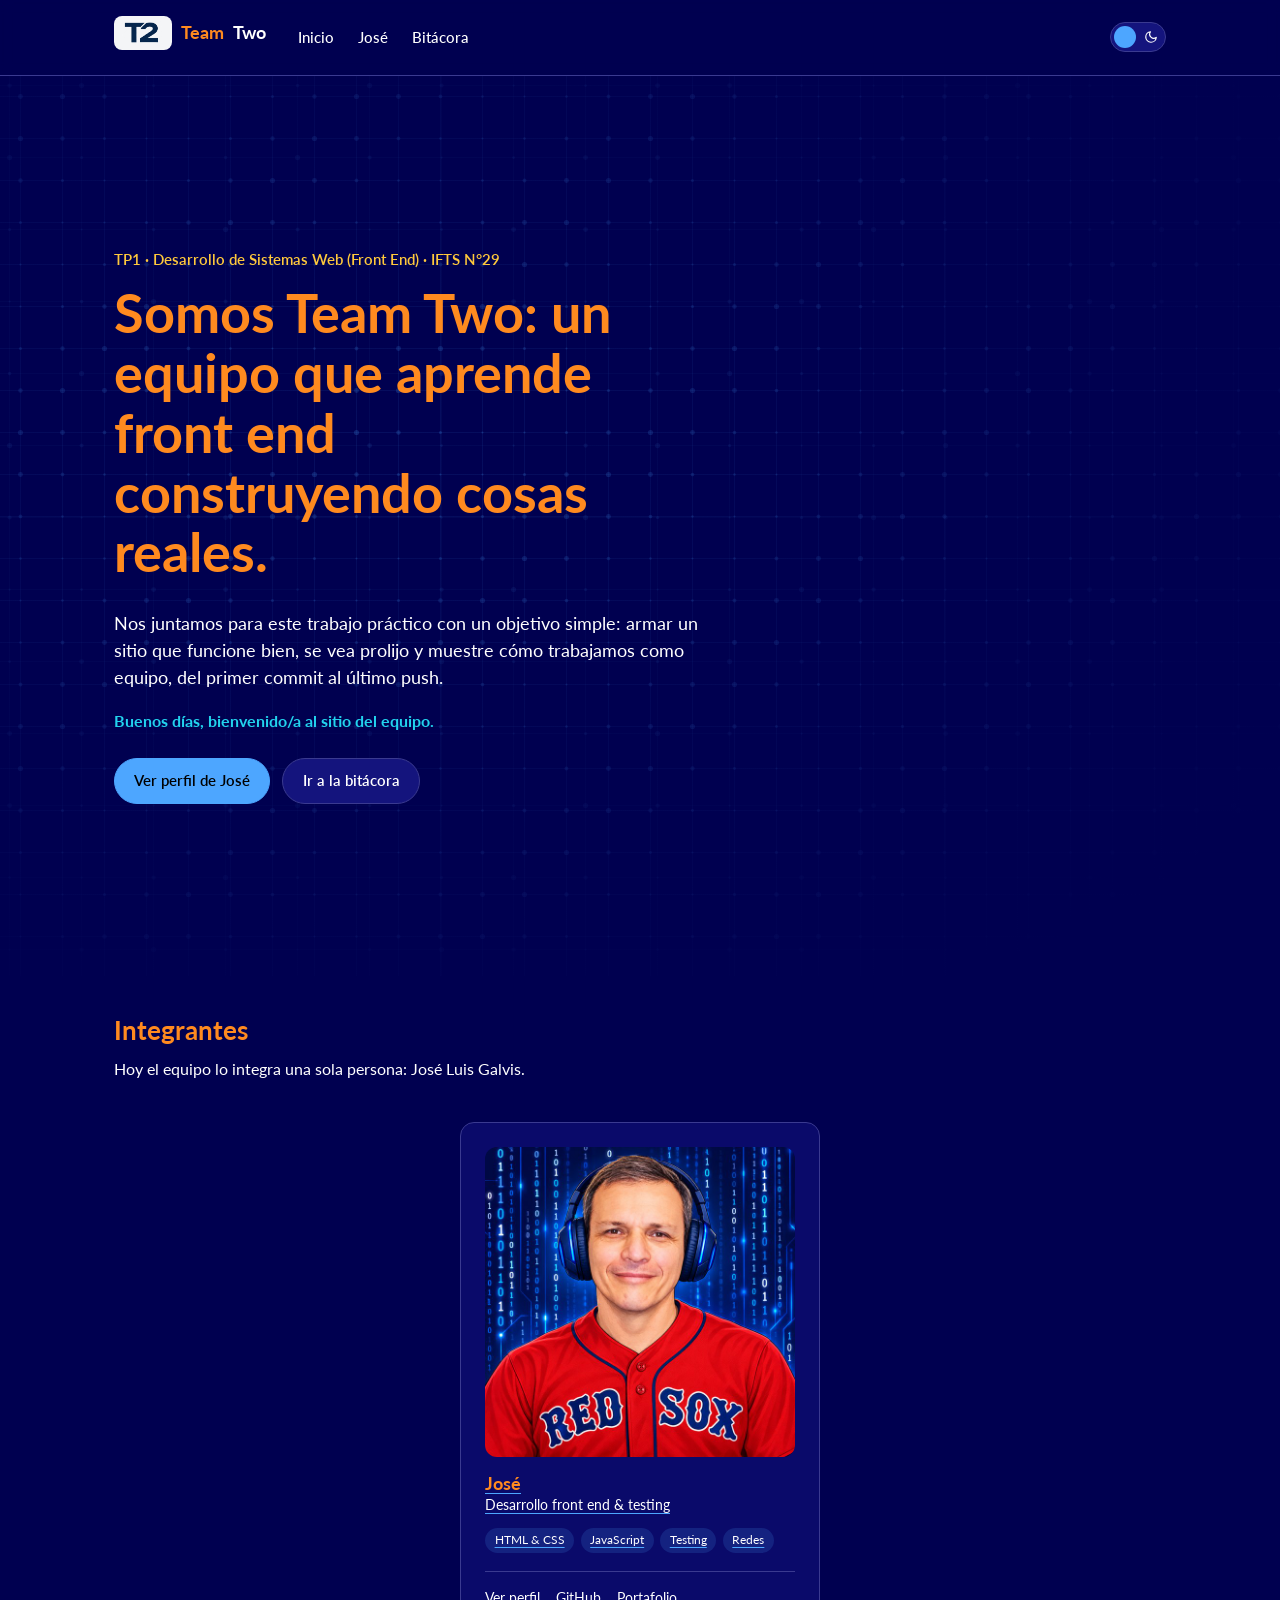
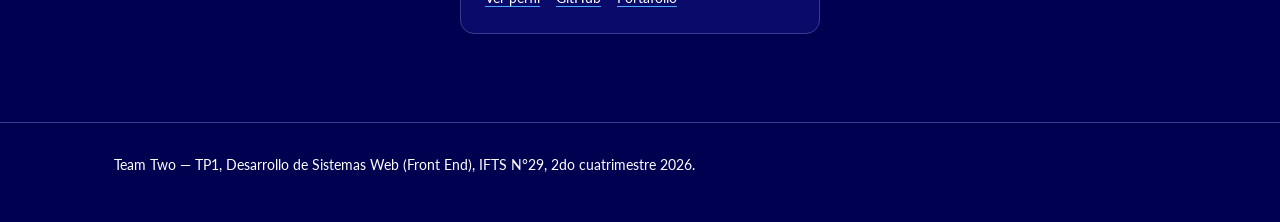
<file: index.html>
<!DOCTYPE html>
<html lang="es">
<head>
  <script>
    (function () {
      var temaGuardado = localStorage.getItem('team-two-theme');
      var tema = (temaGuardado === 'dark') ? 'dark' : 'light';
      document.documentElement.setAttribute('data-theme', tema);
    })();
  </script>
  <meta charset="UTF-8" />
  <meta name="viewport" content="width=device-width, initial-scale=1.0" />
  <title>Team Two — TP1 Desarrollo de Sistemas Web</title>
  <meta name="description" content="Sitio grupal del TP1 de Desarrollo de Sistemas Web (Front End), IFTS N°29." />
  <link rel="stylesheet" href="css/style.css" />
</head>
<body>

  <header class="site-header">
    <nav class="nav">
      <div class="nav-left">
        <a href="index.html" class="brand"><img class="brand-logo" src="img/logo-t2.png" alt="Logo Team Two" />Team <span>Two</span></a>
      <ul class="nav-links" id="nav-links">
        <li><a href="index.html" class="active">Inicio</a></li>
        <li><a href="jose.html">José</a></li>
        <li><a href="bitacora.html">Bitácora</a></li>
      </ul>
      </div>
      <div class="nav-controls">
        <button id="theme-toggle" class="theme-switch" type="button" role="switch" aria-checked="false" aria-label="Cambiar entre modo claro y oscuro">
          <svg class="track-icon icon-sun-track" viewBox="0 0 24 24" fill="none" stroke="currentColor" stroke-width="2" stroke-linecap="round" stroke-linejoin="round" aria-hidden="true">
            <circle cx="12" cy="12" r="4"></circle>
            <path d="M12 2v2M12 20v2M4.93 4.93l1.41 1.41M17.66 17.66l1.41 1.41M2 12h2M20 12h2M6.34 17.66l-1.41 1.41M19.07 4.93l-1.41 1.41"></path>
          </svg>
          <svg class="track-icon icon-moon-track" viewBox="0 0 24 24" fill="none" stroke="currentColor" stroke-width="2" stroke-linecap="round" stroke-linejoin="round" aria-hidden="true">
            <path d="M21 12.79A9 9 0 1 1 11.21 3 7 7 0 0 0 21 12.79z"></path>
          </svg>
          <span class="switch-knob" aria-hidden="true"></span>
        </button>
        <button id="nav-toggle" class="hamburger" type="button" aria-label="Abrir menú" aria-expanded="false" aria-controls="nav-links">
          <span></span><span></span><span></span>
        </button>
      </div>
    </nav>
  </header>

  <main>

    <section class="hero">
      <canvas id="hero-canvas" class="hero-canvas" aria-hidden="true"></canvas>
      <div class="container">
        <p class="hero-eyebrow reveal">TP1 · Desarrollo de Sistemas Web (Front End) · IFTS N°29</p>
        <h1 class="reveal">Somos Team Two: un equipo que aprende front end construyendo cosas reales.</h1>
        <p class="lead reveal">
          Nos juntamos para este trabajo práctico con un objetivo simple: armar un
          sitio que funcione bien, se vea prolijo y muestre cómo trabajamos como
          equipo, del primer commit al último push.
        </p>
        <p class="saludo reveal" id="saludo"></p>
        <div class="hero-actions">
          <a class="btn btn-primary" href="jose.html">Ver perfil de José</a>
          <a class="btn" href="bitacora.html">Ir a la bitácora</a>
        </div>
      </div>
    </section>

    <section class="roster-section" aria-labelledby="roster-title">
      <div class="container">
        <h2 id="roster-title" class="section-title reveal">Integrantes</h2>
        <p>Hoy el equipo lo integra una sola persona: José Luis Galvis.</p>

        <div class="roster">

          <div class="roster-card reveal">
            <a class="card-main" href="jose.html">
              <img class="avatar" src="img/jose-luis.jpg" alt="Foto de José Luis Galvis" />
              <h3>José</h3>
              <p class="role">Desarrollo front end &amp; testing</p>
              <div class="tags">
                <span class="tag">HTML &amp; CSS</span>
                <span class="tag">JavaScript</span>
                <span class="tag">Testing</span>
                <span class="tag">Redes</span>
              </div>
            </a>
            <div class="card-links">
              <a href="jose.html">Ver perfil</a>
              <a href="https://github.com/JoseLuisGalvis" target="_blank" rel="noopener">GitHub</a>
              <a href="https://dev-portfolio-2025.vercel.app/" target="_blank" rel="noopener">Portafolio</a>
            </div>
          </div>
        </div>
      </div>
    </section>

  </main>

  <footer class="site-footer">
    <div class="container">
      <p>Team Two — TP1, Desarrollo de Sistemas Web (Front End), IFTS N°29, 2do cuatrimestre 2026.</p>
    </div>
  </footer>

  <script src="js/main.js"></script>
  <script src="js/hero-bg.js"></script>
  <script src="js/reveal.js"></script>
  <script src="js/nav.js"></script>
</body>
</html>
</file>
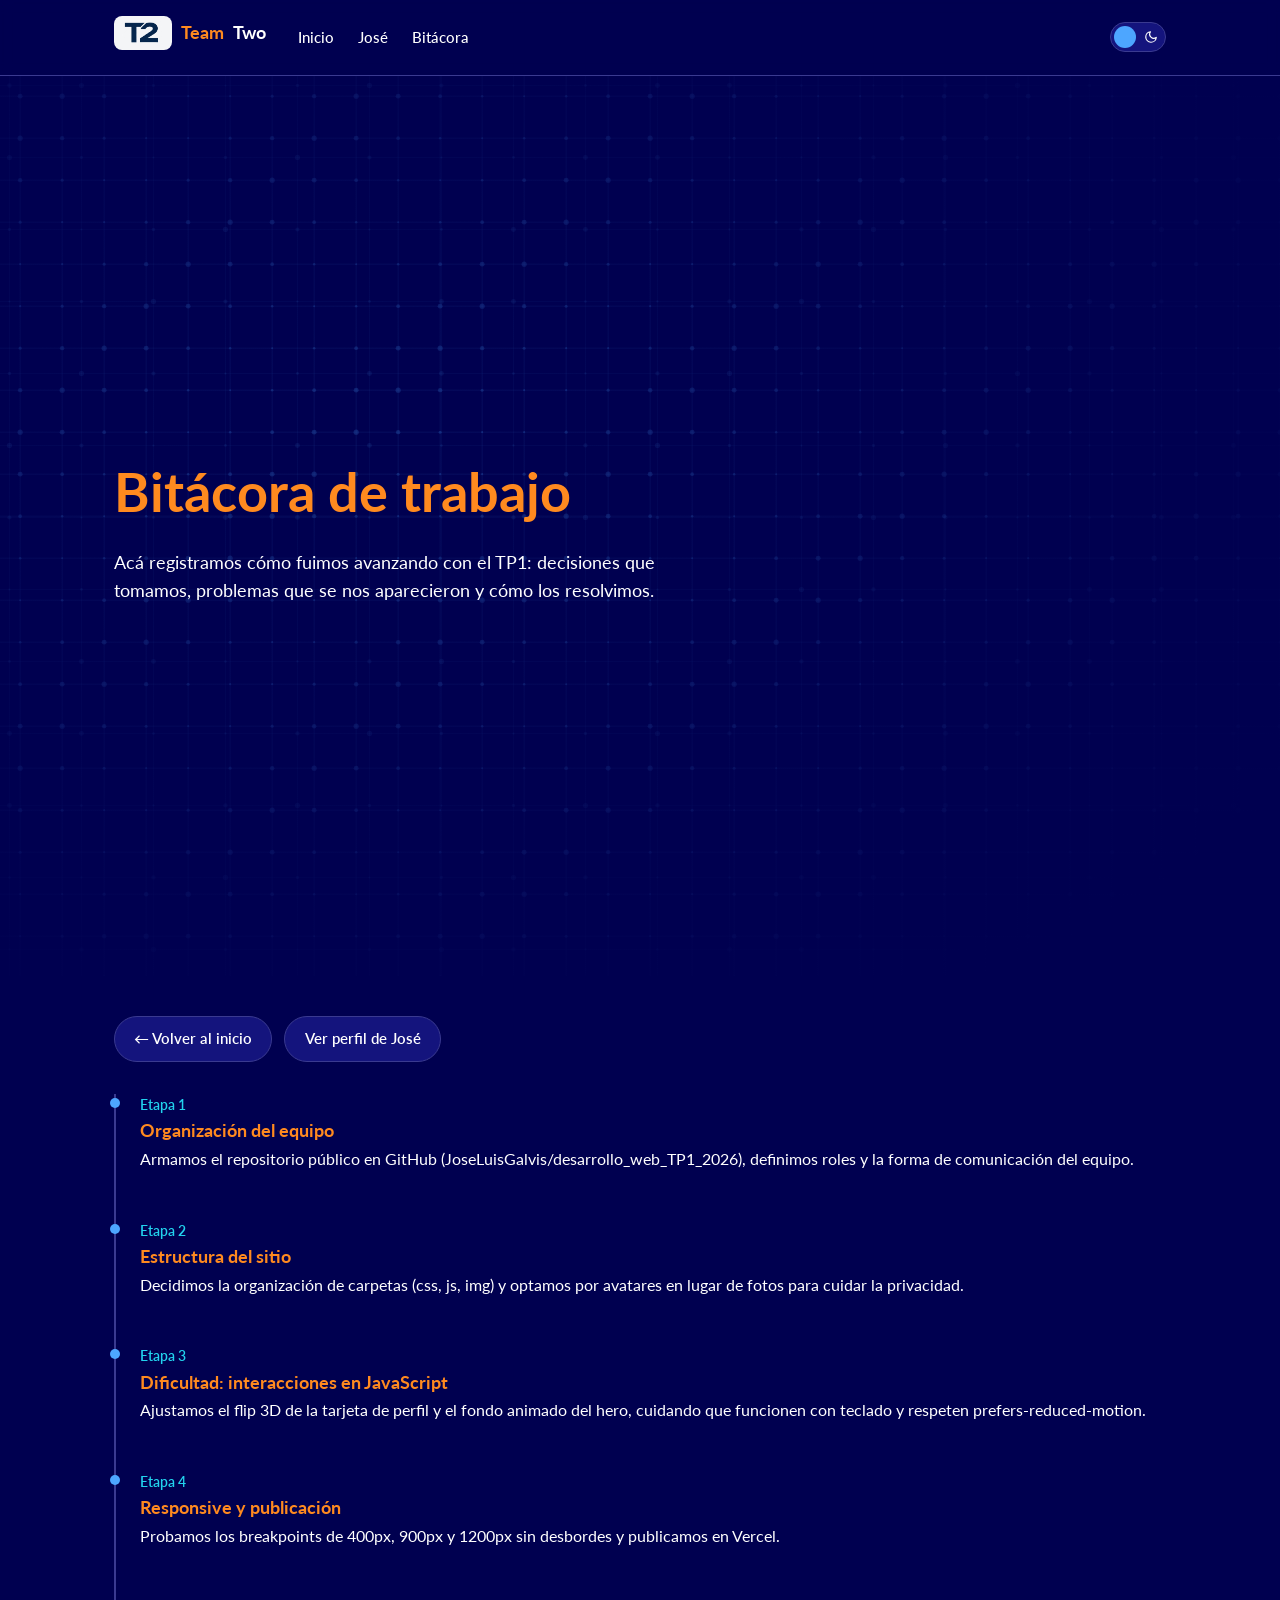
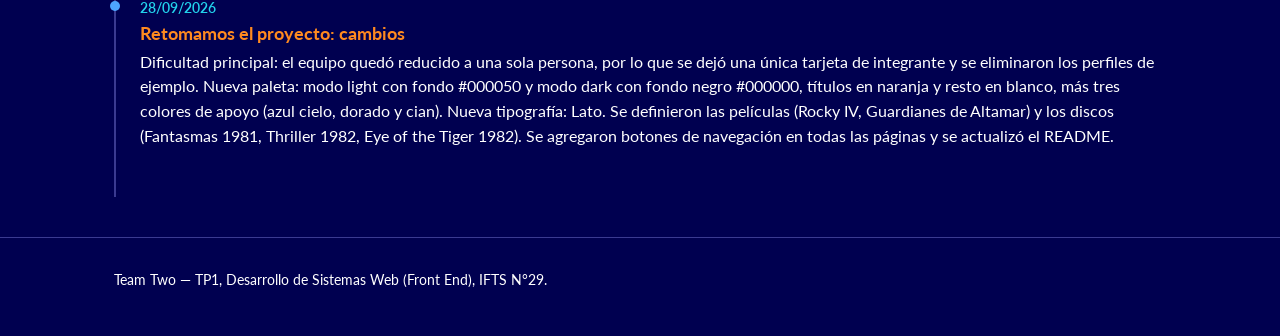
<file: bitacora.html>
<!DOCTYPE html>
<html lang="es">
<head>
  <script>
    (function () {
      var temaGuardado = localStorage.getItem('team-two-theme');
      var tema = (temaGuardado === 'dark') ? 'dark' : 'light';
      document.documentElement.setAttribute('data-theme', tema);
    })();
  </script>
  <meta charset="UTF-8" />
  <meta name="viewport" content="width=device-width, initial-scale=1.0" />
  <title>Bitácora — Team Two</title>
  <link rel="stylesheet" href="css/style.css" />
</head>
<body>

  <header class="site-header">
    <nav class="nav">
      <div class="nav-left">
        <a href="index.html" class="brand"><img class="brand-logo" src="img/logo-t2.png" alt="Logo Team Two" />Team <span>Two</span></a>
      <ul class="nav-links" id="nav-links">
        <li><a href="index.html">Inicio</a></li>
        <li><a href="jose.html">José</a></li>
        <li><a href="bitacora.html" class="active">Bitácora</a></li>
      </ul>
      </div>
      <div class="nav-controls">
        <button id="theme-toggle" class="theme-switch" type="button" role="switch" aria-checked="false" aria-label="Cambiar entre modo claro y oscuro">
          <svg class="track-icon icon-sun-track" viewBox="0 0 24 24" fill="none" stroke="currentColor" stroke-width="2" stroke-linecap="round" stroke-linejoin="round" aria-hidden="true">
            <circle cx="12" cy="12" r="4"></circle>
            <path d="M12 2v2M12 20v2M4.93 4.93l1.41 1.41M17.66 17.66l1.41 1.41M2 12h2M20 12h2M6.34 17.66l-1.41 1.41M19.07 4.93l-1.41 1.41"></path>
          </svg>
          <svg class="track-icon icon-moon-track" viewBox="0 0 24 24" fill="none" stroke="currentColor" stroke-width="2" stroke-linecap="round" stroke-linejoin="round" aria-hidden="true">
            <path d="M21 12.79A9 9 0 1 1 11.21 3 7 7 0 0 0 21 12.79z"></path>
          </svg>
          <span class="switch-knob" aria-hidden="true"></span>
        </button>
        <button id="nav-toggle" class="hamburger" type="button" aria-label="Abrir menú" aria-expanded="false" aria-controls="nav-links">
          <span></span><span></span><span></span>
        </button>
      </div>
    </nav>
  </header>

  <main>
    <section class="hero" style="padding-bottom: 1rem;">
      <canvas id="hero-canvas" class="hero-canvas" aria-hidden="true"></canvas>
      <div class="container">
        <h1 class="reveal">Bitácora de trabajo</h1>
        <p class="lead reveal">
          Acá registramos cómo fuimos avanzando con el TP1: decisiones que
          tomamos, problemas que se nos aparecieron y cómo los resolvimos.
          
        </p>
      </div>
    </section>

    <section>
      <div class="container">
      <div class="nav-buttons" style="margin:0 0 2rem;">
        <a href="index.html" class="btn">← Volver al inicio</a>
        <a href="jose.html" class="btn">Ver perfil de José</a>
      </div>
      <div class="log-entry reveal">
        <p class="log-date">Etapa 1</p>
        <h3>Organización del equipo</h3>
        <p>Armamos el repositorio público en GitHub (JoseLuisGalvis/desarrollo_web_TP1_2026), definimos roles y la forma de comunicación del equipo.</p>
      </div>

      <div class="log-entry reveal">
        <p class="log-date">Etapa 2</p>
        <h3>Estructura del sitio</h3>
        <p>Decidimos la organización de carpetas (css, js, img) y optamos por avatares en lugar de fotos para cuidar la privacidad.</p>
      </div>

      <div class="log-entry reveal">
        <p class="log-date">Etapa 3</p>
        <h3>Dificultad: interacciones en JavaScript</h3>
        <p>Ajustamos el flip 3D de la tarjeta de perfil y el fondo animado del hero, cuidando que funcionen con teclado y respeten prefers-reduced-motion.</p>
      </div>

      <div class="log-entry reveal">
        <p class="log-date">Etapa 4</p>
        <h3>Responsive y publicación</h3>
        <p>Probamos los breakpoints de 400px, 900px y 1200px sin desbordes y publicamos en Vercel.</p>
      </div>

      <div class="log-entry reveal">
        <p class="log-date">28/09/2026</p>
        <h3>Retomamos el proyecto: cambios</h3>
        <p>Dificultad principal: el equipo quedó reducido a una sola persona, por lo que se dejó una única tarjeta de integrante y se eliminaron los perfiles de ejemplo. Nueva paleta: modo light con fondo #000050 y modo dark con fondo negro #000000, títulos en naranja y resto en blanco, más tres colores de apoyo (azul cielo, dorado y cian). Nueva tipografía: Lato. Se definieron las películas (Rocky IV, Guardianes de Altamar) y los discos (Fantasmas 1981, Thriller 1982, Eye of the Tiger 1982). Se agregaron botones de navegación en todas las páginas y se actualizó el README.</p>
      </div>
      </div>
    </section>
  </main>

  <footer class="site-footer">
    <div class="container">
      <p>Team Two — TP1, Desarrollo de Sistemas Web (Front End), IFTS N°29.</p>
    </div>
  </footer>

  <script src="js/hero-bg.js"></script>
  <script src="js/reveal.js"></script>
  <script src="js/nav.js"></script>
</body>
</html>
</file>
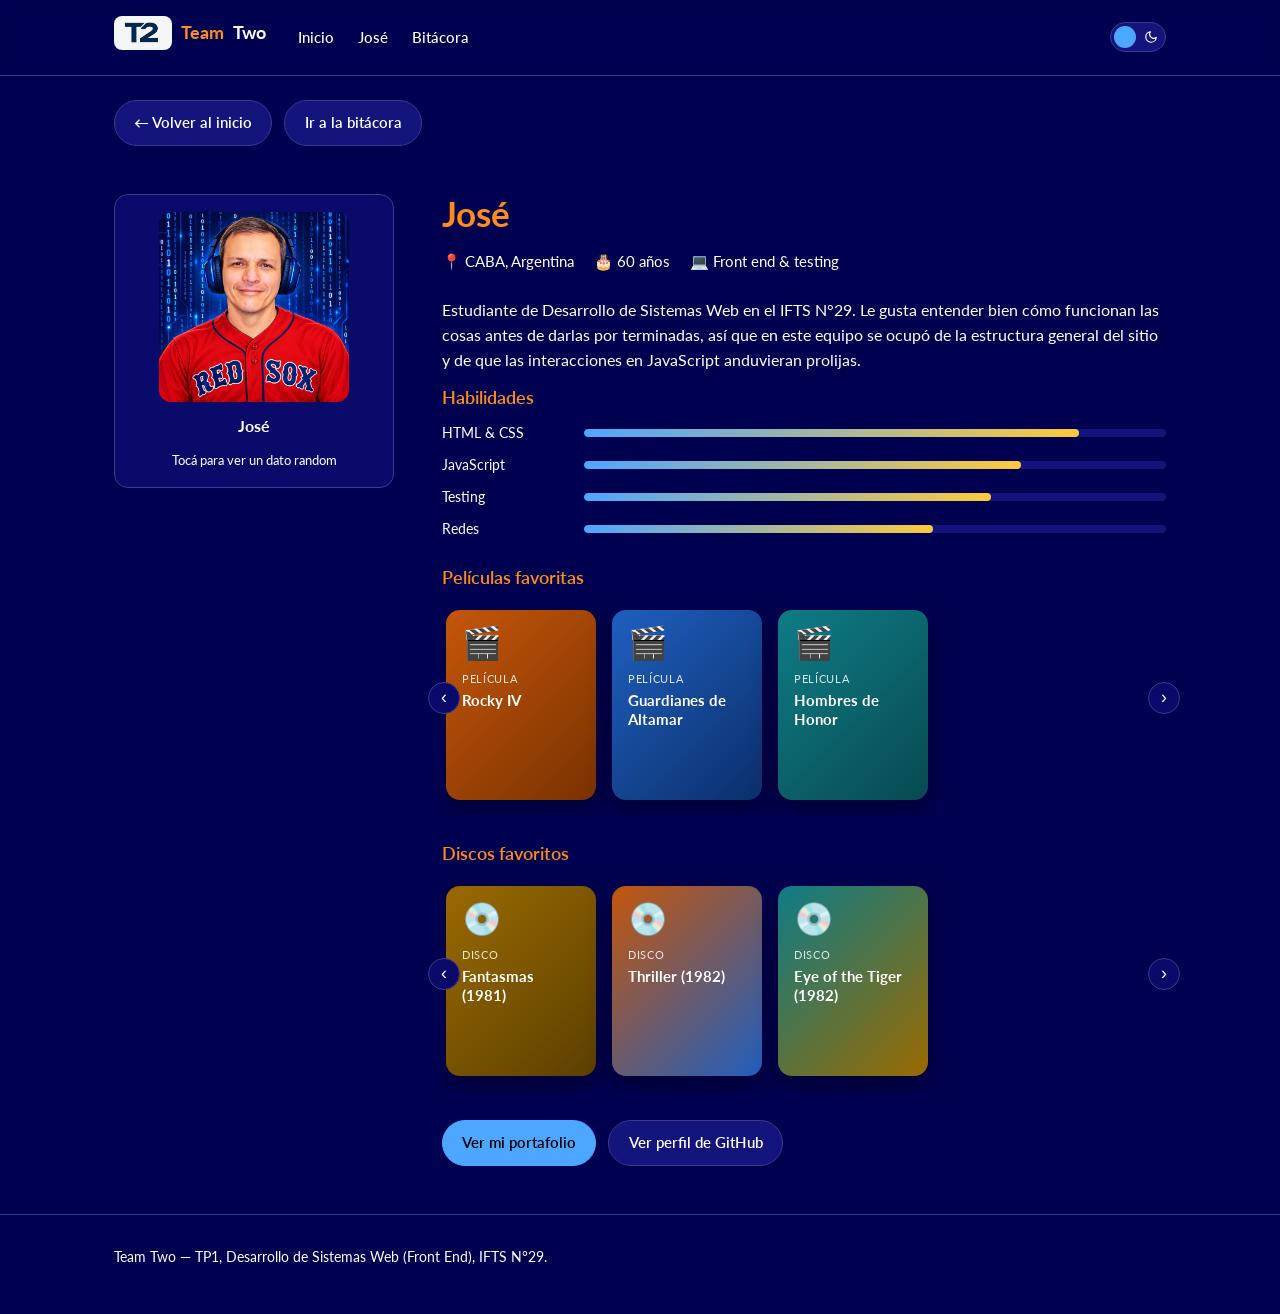
<file: jose.html>
<!DOCTYPE html>
<html lang="es">
<head>
  <script>
    (function () {
      var temaGuardado = localStorage.getItem('team-two-theme');
      var tema = (temaGuardado === 'dark') ? 'dark' : 'light';
      document.documentElement.setAttribute('data-theme', tema);
    })();
  </script>
  <meta charset="UTF-8" />
  <meta name="viewport" content="width=device-width, initial-scale=1.0" />
  <title>José — Team Two</title>
  <link rel="stylesheet" href="css/style.css" />
</head>
<body>

  <header class="site-header">
    <nav class="nav">
      <div class="nav-left">
        <a href="index.html" class="brand"><img class="brand-logo" src="img/logo-t2.png" alt="Logo Team Two" />Team <span>Two</span></a>
      <ul class="nav-links" id="nav-links">
        <li><a href="index.html">Inicio</a></li>
        <li><a href="jose.html" class="active">José</a></li>
        <li><a href="bitacora.html">Bitácora</a></li>
      </ul>
      </div>
      <div class="nav-controls">
        <button id="theme-toggle" class="theme-switch" type="button" role="switch" aria-checked="false" aria-label="Cambiar entre modo claro y oscuro">
          <svg class="track-icon icon-sun-track" viewBox="0 0 24 24" fill="none" stroke="currentColor" stroke-width="2" stroke-linecap="round" stroke-linejoin="round" aria-hidden="true">
            <circle cx="12" cy="12" r="4"></circle>
            <path d="M12 2v2M12 20v2M4.93 4.93l1.41 1.41M17.66 17.66l1.41 1.41M2 12h2M20 12h2M6.34 17.66l-1.41 1.41M19.07 4.93l-1.41 1.41"></path>
          </svg>
          <svg class="track-icon icon-moon-track" viewBox="0 0 24 24" fill="none" stroke="currentColor" stroke-width="2" stroke-linecap="round" stroke-linejoin="round" aria-hidden="true">
            <path d="M21 12.79A9 9 0 1 1 11.21 3 7 7 0 0 0 21 12.79z"></path>
          </svg>
          <span class="switch-knob" aria-hidden="true"></span>
        </button>
        <button id="nav-toggle" class="hamburger" type="button" aria-label="Abrir menú" aria-expanded="false" aria-controls="nav-links">
          <span></span><span></span><span></span>
        </button>
      </div>
    </nav>
  </header>

  <main class="container">
    <div class="nav-buttons">
      <a href="index.html" class="btn">← Volver al inicio</a>
      <a href="bitacora.html" class="btn">Ir a la bitácora</a>
    </div>

    <div class="profile-layout">

      <button
        class="flip-card"
        data-facts='["Aprendió a programar mirando tutoriales a la 1 de la mañana.","Tiene más pestañas del navegador abiertas que amigos en el celular.","Una vez debuggeó un error que era solo un punto y coma faltante… durante 40 minutos.","Prefiere el modo oscuro incluso para leer el sol."]'
      >
        <div class="flip-card-inner">
          <div class="flip-face flip-face-front">
            <img src="img/jose-luis.jpg" alt="Foto de José Luis Galvis" />
            <strong>José</strong>
            <span class="hint">Tocá para ver un dato random</span>
          </div>
          <div class="flip-face flip-face-back">
            <p class="label">¿Sabías que…?</p>
            <p id="random-fact">Tocá la tarjeta para descubrirlo.</p>
          </div>
        </div>
      </button>

      <div class="profile-info">
        <h1 class="reveal">José</h1>
        <div class="profile-meta">
          <span>📍 CABA, Argentina</span>
          <span>🎂 60 años</span>
          <span>💻 Front end &amp; testing</span>
        </div>
        <p>
          Estudiante de Desarrollo de Sistemas Web en el IFTS N°29. Le gusta
          entender bien cómo funcionan las cosas antes de darlas por terminadas,
          así que en este equipo se ocupó de la estructura general del sitio y
          de que las interacciones en JavaScript anduvieran prolijas.
        </p>

        <div class="stat-block reveal">
          <h2>Habilidades</h2>
          <div class="skill-row">
            <span>HTML &amp; CSS</span>
            <div class="skill-bar"><div class="skill-bar-fill" data-level="85"></div></div>
          </div>
          <div class="skill-row">
            <span>JavaScript</span>
            <div class="skill-bar"><div class="skill-bar-fill" data-level="75"></div></div>
          </div>
          <div class="skill-row">
            <span>Testing</span>
            <div class="skill-bar"><div class="skill-bar-fill" data-level="70"></div></div>
          </div>
          <div class="skill-row">
            <span>Redes</span>
            <div class="skill-bar"><div class="skill-bar-fill" data-level="60"></div></div>
          </div>
        </div>

        <div class="stat-block reveal">
          <h2>Películas favoritas</h2>
          <div class="media-carousel">
            <button class="media-nav media-nav-prev" type="button" aria-label="Ver películas anteriores">‹</button>
            <div class="media-track" role="list">
              <div class="media-card" role="listitem">
                <div class="media-card-inner g1">
                  <span class="media-icon">🎬</span>
                  <span class="media-tag">Película</span>
                  <span class="media-title">Rocky IV</span>
                </div>
              </div>
              <div class="media-card" role="listitem">
                <div class="media-card-inner g2">
                  <span class="media-icon">🎬</span>
                  <span class="media-tag">Película</span>
                  <span class="media-title">Guardianes de Altamar</span>
                </div>
              </div>
              <div class="media-card" role="listitem">
                <div class="media-card-inner g3">
                  <span class="media-icon">🎬</span>
                  <span class="media-tag">Película</span>
                  <span class="media-title">Hombres de Honor</span>
                </div>
              </div>
            </div>
            <button class="media-nav media-nav-next" type="button" aria-label="Ver más películas">›</button>
          </div>
        </div>

        <div class="stat-block reveal">
          <h2>Discos favoritos</h2>
          <div class="media-carousel">
            <button class="media-nav media-nav-prev" type="button" aria-label="Ver discos anteriores">‹</button>
            <div class="media-track" role="list">
              <div class="media-card" role="listitem">
                <div class="media-card-inner g4">
                  <span class="media-icon">💿</span>
                  <span class="media-tag">Disco</span>
                  <span class="media-title">Fantasmas (1981)</span>
                </div>
              </div>
              <div class="media-card" role="listitem">
                <div class="media-card-inner g5">
                  <span class="media-icon">💿</span>
                  <span class="media-tag">Disco</span>
                  <span class="media-title">Thriller (1982)</span>
                </div>
              </div>
              <div class="media-card" role="listitem">
                <div class="media-card-inner g6">
                  <span class="media-icon">💿</span>
                  <span class="media-tag">Disco</span>
                  <span class="media-title">Eye of the Tiger (1982)</span>
                </div>
              </div>
            </div>
            <button class="media-nav media-nav-next" type="button" aria-label="Ver más discos">›</button>
          </div>
        </div>

        <div class="nav-buttons">
          <a class="btn btn-primary" href="https://dev-portfolio-2025.vercel.app/" target="_blank" rel="noopener">Ver mi portafolio</a>
          <a class="btn" href="https://github.com/JoseLuisGalvis" target="_blank" rel="noopener">Ver perfil de GitHub</a>
        </div>
      </div>
    </div>
  </main>

  <footer class="site-footer">
    <div class="container">
      <p>Team Two — TP1, Desarrollo de Sistemas Web (Front End), IFTS N°29.</p>
    </div>
  </footer>

  <script src="js/reveal.js"></script>
  <script src="js/perfil.js"></script>
  <script src="js/media-carousel.js"></script>
  <script src="js/nav.js"></script>
</body>
</html>
</file>
<file: css/style.css>
/* ============================================
   TP1 - Desarrollo de Sistemas Web (Front End)
   IFTS N°29 · 2do cuatrimestre 2026
   Hoja de estilos general del sitio
   ============================================ */

@import url('https://fonts.googleapis.com/css2?family=Lato:wght@400;700;900&display=swap');

:root,
[data-theme="light"] {
  /* Modo LIGHT (por defecto): fondo azul #000050. Títulos naranja, resto blanco */
  --bg: #000050;
  --surface: #0a0a6a;
  --surface-alt: #14147d;
  --border: #3a3a90;
  --text: #ffffff;
  --muted: #ffffff;
  --title: #ff8a1f;          /* naranja: títulos */
  --accent: #4da6ff;         /* azul cielo (extra 1) */
  --accent-soft: #4da6ff26;
  --link: #ffffff;
  --highlight: #ffc93c;      /* dorado (extra 2) */
  --highlight-soft: #ffc93c26;
  --cyan: #22d3ee;           /* cian (extra 3) */
  --header-bg: rgba(0, 0, 80, 0.88);
  --font-display: 'Lato', sans-serif;
  --font-body: 'Lato', sans-serif;

  /* Espaciado */
  --gap-sm: 0.75rem;
  --gap-md: 1.5rem;
  --gap-lg: 3rem;
  --radius: 14px;
}

[data-theme="dark"] {
  /* Modo dark: fondo negro 100%. Títulos naranja, resto blanco */
  --bg: #000000;
  --surface: #0d0d0d;
  --surface-alt: #1a1a1a;
  --border: #333333;
  --header-bg: rgba(0, 0, 0, 0.88);
}

* { box-sizing: border-box; }

html { scroll-behavior: smooth; }

body {
  margin: 0;
  background: var(--bg);
  color: var(--text);
  font-family: var(--font-body);
  line-height: 1.55;
  -webkit-font-smoothing: antialiased;
  transition: background-color 0.25s ease, color 0.25s ease;
}

h1, h2, h3, .brand {
  font-family: var(--font-display);
  color: var(--title);
  font-weight: 700;
  line-height: 1.1;
  margin: 0 0 0.5em 0;
}

p { margin: 0 0 1em 0; color: var(--muted); }

a { color: var(--link); text-decoration: underline; text-decoration-color: var(--accent); text-underline-offset: 3px; }
a:hover { color: var(--accent); }

img { max-width: 100%; display: block; }

/* Foco visible para accesibilidad de teclado */
a:focus-visible,
button:focus-visible,
input:focus-visible {
  outline: 2px solid var(--highlight);
  outline-offset: 3px;
}

/* Layout general */
.container {
  width: 100%;
  max-width: 1100px;
  margin: 0 auto;
  padding: 0 1.5rem;
}

/* ---------- Header / navegación ---------- */
.site-header {
  border-bottom: 1px solid var(--border);
  background: var(--header-bg);
  backdrop-filter: blur(6px);
  position: sticky;
  top: 0;
  z-index: 10;
}

.nav {
  display: flex;
  align-items: center;
  justify-content: space-between;
  gap: var(--gap-md);
  padding: 1rem 1.5rem;
  max-width: 1100px;
  margin: 0 auto;
}

.nav-left {
  display: flex;
  align-items: center;
  gap: 2rem;
  flex-wrap: wrap;
  flex: 1;
}

.brand {
  display: inline-flex;
  align-items: center;
  gap: 0.6rem;
  font-size: 1.1rem;
  color: var(--title);
  letter-spacing: -0.01em;
}
.brand, .brand:hover { text-decoration: none; }
.brand span { color: var(--text); }

.brand-logo {
  display: block;
  height: 34px;
  width: auto;
  padding: 4px 8px;
  background: #f4f5f7;
  border-radius: 8px;
}

.nav-links {
  display: flex;
  gap: 1.5rem;
  list-style: none;
  margin: 0;
  padding: 0;
  flex-wrap: wrap;
}

.nav-links a {
  color: var(--text);
  text-decoration: none;
  font-weight: 500;
  font-size: 0.95rem;
}
.nav-links a:hover,
.nav-links a.active {
  color: var(--text);
  text-decoration: none;
}

/* ---------- Controles del navbar (tema + hamburguesa) ---------- */
.nav-controls {
  display: flex;
  align-items: center;
  gap: 0.6rem;
}

/* ---------- Switch de tema (sol/luna tradicional on-off) ---------- */
.theme-switch {
  position: relative;
  width: 56px;
  height: 30px;
  padding: 0;
  border-radius: 999px;
  border: 1px solid var(--border);
  background: var(--surface-alt);
  cursor: pointer;
  flex-shrink: 0;
}

.theme-switch .track-icon {
  position: absolute;
  top: 50%;
  transform: translateY(-50%);
  width: 14px;
  height: 14px;
  color: var(--muted);
  pointer-events: none;
}
.theme-switch .icon-sun-track { left: 7px; }
.theme-switch .icon-moon-track { right: 7px; }

.theme-switch .switch-knob {
  position: absolute;
  top: 3px;
  left: 3px;
  width: 22px;
  height: 22px;
  border-radius: 50%;
  background: var(--accent);
  transition: transform 0.25s ease;
}

/* Modo claro = perilla a la izquierda (junto al sol) */
/* Modo oscuro = perilla a la derecha (junto a la luna) */
[data-theme="dark"] .theme-switch .switch-knob { transform: translateX(26px); }

/* Botón hamburguesa: oculto en desktop, visible en mobile (ver media query) */
.hamburger {
  display: none;
  flex-direction: column;
  justify-content: center;
  gap: 4px;
  width: 38px;
  height: 38px;
  border-radius: 8px;
  border: 1px solid var(--border);
  background: var(--surface);
  cursor: pointer;
}
.hamburger span {
  display: block;
  width: 18px;
  height: 2px;
  margin: 0 auto;
  background: var(--text);
  border-radius: 2px;
  transition: transform 0.2s ease, opacity 0.2s ease;
}
.hamburger[aria-expanded="true"] span:nth-child(1) { transform: translateY(6px) rotate(45deg); }
.hamburger[aria-expanded="true"] span:nth-child(2) { opacity: 0; }
.hamburger[aria-expanded="true"] span:nth-child(3) { transform: translateY(-6px) rotate(-45deg); }

/* ---------- Botones ---------- */
.btn {
  display: inline-flex;
  align-items: center;
  gap: 0.4rem;
  border: 1px solid var(--border);
  background: var(--surface-alt);
  color: var(--text);
  font-family: var(--font-body);
  font-weight: 600;
  font-size: 0.95rem;
  padding: 0.65rem 1.2rem;
  border-radius: 999px;
  cursor: pointer;
  transition: border-color 0.15s ease, transform 0.15s ease;
}
.btn:hover {
  border-color: var(--accent);
  text-decoration: none;
  transform: translateY(-1px);
}
.btn-primary {
  background: var(--accent);
  border-color: var(--accent);
  color: #000000;
}
.btn-primary:hover { border-color: var(--accent); }

/* ---------- Hero (portada) ---------- */
.hero {
  position: relative;
  min-height: 100vh;
  display: flex;
  flex-direction: column;
  justify-content: center;
  padding: 3rem 0;
  overflow: hidden;
}

.hero-canvas {
  position: absolute;
  inset: 0;
  width: 100%;
  height: 100%;
  z-index: 0;
}

.hero > .container {
  position: relative;
  z-index: 1;
}

/* Degradé sutil para que el texto siga siendo legible sobre la cuadrícula */
.hero::after {
  content: '';
  position: absolute;
  inset: 0;
  z-index: 0;
  pointer-events: none;
  background: radial-gradient(ellipse at 30% 40%, transparent 0%, var(--bg) 85%);
}
.hero-eyebrow {
  color: var(--highlight);
  font-weight: 600;
  font-size: 0.95rem;
  margin-bottom: 0.75rem;
}
.hero h1 {
  font-size: clamp(2.2rem, 5vw, 3.4rem);
  max-width: 18ch;
}
.hero p.lead {
  font-size: 1.1rem;
  max-width: 60ch;
  color: var(--muted);
}

/* ---------- Buscador de integrantes ---------- */
.filter-box {
  margin: 2rem 0 2.5rem;
  max-width: 420px;
}
.filter-box label {
  display: block;
  font-size: 0.85rem;
  color: var(--muted);
  margin-bottom: 0.4rem;
}
.filter-box input {
  width: 100%;
  padding: 0.75rem 1rem;
  border-radius: 10px;
  border: 1px solid var(--border);
  background: var(--surface);
  color: var(--text);
  font-family: var(--font-body);
  font-size: 1rem;
}
.filter-count {
  font-size: 0.85rem;
  color: var(--muted);
  margin-top: 0.5rem;
}

/* ---------- Grilla de integrantes ---------- */
.roster {
  display: grid;
  grid-template-columns: minmax(0, 360px);
  justify-content: center;
  gap: var(--gap-md);
  padding: 1.5rem 0 var(--gap-lg);
}

.roster-card {
  background: var(--surface);
  border: 1px solid var(--border);
  border-radius: var(--radius);
  padding: 1.5rem;
  display: block;
  color: var(--text);
  transition: border-color 0.15s ease, transform 0.15s ease;
}
.roster-card:hover {
  border-color: var(--accent);
  transform: translateY(-3px);
}

.roster-card .card-main {
  display: block;
  color: inherit;
}
.roster-card .card-main:hover { text-decoration: none; }

.roster-card .avatar {
  width: 100%;
  aspect-ratio: 1 / 1;
  object-fit: cover;
  border-radius: 12px;   /* imagen cuadrada, no redonda */
  margin-bottom: 1rem;
}

.roster-card h3 {
  font-size: 1.15rem;
  margin-bottom: 0.15rem;
}
.roster-card .role {
  font-size: 0.85rem;
  color: var(--muted);
  margin-bottom: 0.75rem;
}
.roster-card .tags {
  display: flex;
  flex-wrap: wrap;
  gap: 0.4rem;
}

.roster-card .card-links {
  display: flex;
  gap: 1rem;
  margin-top: 1.1rem;
  padding-top: 1rem;
  border-top: 1px solid var(--border);
  font-size: 0.85rem;
}
.roster-card .card-links a { color: var(--text); }
.tag {
  font-size: 0.75rem;
  color: var(--text);
  background: var(--accent-soft);
  border-radius: 999px;
  padding: 0.2rem 0.6rem;
}

.roster-card[hidden] { display: none; }

/* ---------- Secciones generales ---------- */
section { padding: 2.5rem 0; }
.section-title { font-size: 1.6rem; }

/* ---------- Perfil individual ---------- */
.profile-layout {
  display: grid;
  grid-template-columns: 280px 1fr;
  gap: var(--gap-lg);
  align-items: start;
  padding: 3rem 0;
}

.flip-card {
  perspective: 1200px;
  width: 100%;
  aspect-ratio: 1 / 1.05;
  cursor: pointer;
  border: none;
  background: none;
  padding: 0;
  font: inherit;
  color: inherit;
}

.flip-card-inner {
  position: relative;
  width: 100%;
  height: 100%;
  transition: transform 0.6s cubic-bezier(0.4, 0.2, 0.2, 1);
  transform-style: preserve-3d;
}
.flip-card.is-flipped .flip-card-inner {
  transform: rotateY(180deg);
}

.flip-face {
  position: absolute;
  inset: 0;
  backface-visibility: hidden;
  border-radius: var(--radius);
  border: 1px solid var(--border);
  background: var(--surface);
  display: flex;
  flex-direction: column;
  align-items: center;
  justify-content: center;
  text-align: center;
  padding: 1.5rem;
}
.flip-face img { width: 100%; max-width: 190px; aspect-ratio: 1 / 1; object-fit: cover; border-radius: 12px; margin-bottom: 0.75rem; }
.flip-face .hint { font-size: 0.8rem; color: var(--muted); margin-top: 0.75rem; }

.flip-face-back {
  transform: rotateY(180deg);
  background: var(--surface-alt);
  border-color: var(--accent);
}
.flip-face-back p { color: var(--text); font-size: 0.95rem; }
.flip-face-back .label {
  color: var(--highlight);
  font-weight: 600;
  font-size: 0.85rem;
  margin-bottom: 0.5rem;
}

.profile-info { min-width: 0; }
.profile-info h1 { font-size: 2.2rem; }
.profile-meta {
  display: flex;
  gap: 1.25rem;
  flex-wrap: wrap;
  color: var(--muted);
  font-size: 0.95rem;
  margin-bottom: 1.5rem;
}

.stat-block { margin-bottom: 1.75rem; }
.stat-block h2 {
  font-size: 1.1rem;
  color: var(--title);
  font-weight: 600;
  margin-bottom: 0.9rem;
}

.skill-row {
  display: grid;
  grid-template-columns: 130px 1fr;
  align-items: center;
  gap: 0.75rem;
  margin-bottom: 0.6rem;
}
.skill-row span:first-child { font-size: 0.9rem; }
.skill-bar {
  height: 8px;
  background: var(--surface-alt);
  border-radius: 999px;
  overflow: hidden;
}
.skill-bar-fill {
  height: 100%;
  width: 0%;
  background: linear-gradient(90deg, var(--accent), var(--highlight));
  border-radius: 999px;
  transition: width 0.9s ease;
}
.profile-info.skills-shown .skill-bar-fill { width: var(--fill); }

.pill-list {
  list-style: none;
  margin: 0;
  padding: 0;
  display: flex;
  flex-wrap: wrap;
  gap: 0.6rem;
}
.pill-list li {
  background: var(--surface);
  border: 1px solid var(--border);
  border-radius: 999px;
  padding: 0.4rem 0.9rem;
  font-size: 0.9rem;
}

/* ---------- Carrusel de películas/discos (con tilt 3D) ---------- */
.media-carousel {
  position: relative;
  margin-top: 0.25rem;
}

.media-track {
  display: flex;
  gap: 1rem;
  overflow-x: auto;
  scroll-snap-type: x mandatory;
  padding: 0.5rem 0.25rem 1rem;
  scrollbar-width: thin;
  scrollbar-color: var(--accent) var(--surface-alt);
}
.media-track::-webkit-scrollbar { height: 6px; }
.media-track::-webkit-scrollbar-track { background: var(--surface-alt); border-radius: 999px; }
.media-track::-webkit-scrollbar-thumb { background: var(--accent); border-radius: 999px; }

.media-card {
  flex: 0 0 150px;
  scroll-snap-align: start;
  perspective: 700px;
}

.media-card-inner {
  height: 190px;
  border-radius: var(--radius);
  padding: 1rem;
  display: flex;
  flex-direction: column;
  justify-content: flex-start;
  gap: 0.25rem;
  color: #fff;
  box-shadow: 0 10px 24px rgba(0, 0, 0, 0.35);
  transform-style: preserve-3d;
  transition: transform 0.15s ease;
  will-change: transform;
}

.media-icon { font-size: 2rem; line-height: 1; margin-bottom: 0.5rem; }
.media-tag {
  font-size: 0.7rem;
  text-transform: uppercase;
  letter-spacing: 0.06em;
  opacity: 0.85;
}
.media-title { font-family: var(--font-display); font-weight: 700; font-size: 0.95rem; line-height: 1.25; min-height: 2.5em; }

/* Paleta de gradientes (sin imágenes/carátulas reales, por derechos de autor) */
.media-card-inner.g1 { background: linear-gradient(135deg, #c4560a, #7a3200); }
.media-card-inner.g2 { background: linear-gradient(135deg, #1f5fbf, #0b2f6b); }
.media-card-inner.g3 { background: linear-gradient(135deg, #0e7c86, #084a50); }
.media-card-inner.g4 { background: linear-gradient(135deg, #9a6a00, #5c3f00); }
.media-card-inner.g5 { background: linear-gradient(135deg, #c4560a, #1f5fbf); }
.media-card-inner.g6 { background: linear-gradient(135deg, #0e7c86, #9a6a00); }

.media-nav {
  position: absolute;
  top: 45%;
  transform: translateY(-50%);
  width: 32px;
  height: 32px;
  border-radius: 50%;
  border: 1px solid var(--border);
  background: var(--surface);
  color: var(--text);
  font-size: 1.1rem;
  line-height: 1;
  cursor: pointer;
  z-index: 2;
}
.media-nav:hover { border-color: var(--accent); }
.media-nav-prev { left: -14px; }
.media-nav-next { right: -14px; }

/* ---------- Bitácora ---------- */
.log-entry {
  border-left: 2px solid var(--border);
  padding: 0 0 2rem 1.5rem;
  position: relative;
}
.log-entry::before {
  content: '';
  position: absolute;
  left: -6px;
  top: 4px;
  width: 10px;
  height: 10px;
  border-radius: 50%;
  background: var(--accent);
}
.log-entry .log-date {
  color: var(--cyan);
  font-weight: 600;
  font-size: 0.9rem;
  margin-bottom: 0.3rem;
}
.log-entry h3 { font-size: 1.1rem; margin-bottom: 0.4rem; }

/* ---------- Footer ---------- */
.site-footer {
  border-top: 1px solid var(--border);
  padding: 2rem 0;
  color: var(--muted);
  font-size: 0.85rem;
}

/* ---------- Animaciones al hacer scroll (reveal) ---------- */
/* Reemplazo hecho con Intersection Observer nativo (js/reveal.js),
   sin librerías externas como AOS. */
.reveal {
  opacity: 0;
  transform: translateY(28px);
  transition: opacity 0.65s ease, transform 0.65s ease;
}
.reveal.is-visible {
  opacity: 1;
  transform: translateY(0);
}
@media (prefers-reduced-motion: reduce) {
  .reveal {
    opacity: 1;
    transform: none;
    transition: none;
  }
}

/* ============================================
   Breakpoints obligatorios: 1200px, 900px, 400px
   ============================================ */

@media (max-width: 1200px) {
  .container { max-width: 960px; }
  .hero h1 { max-width: 22ch; }
}

@media (max-width: 900px) {
  .container { padding: 0 1.25rem; }
  .profile-layout {
    grid-template-columns: minmax(0, 1fr);
  }
  .flip-card { max-width: 260px; margin: 0 auto; }

  /* Menú hamburguesa: los links pasan a desplegable a todo el ancho */
  .hamburger { display: flex; }
  .nav-links {
    display: none;
    flex-basis: 100%;
    flex-direction: column;
    gap: 0.9rem;
    padding-top: 0.75rem;
    border-top: 1px solid var(--border);
    margin-top: 0.75rem;
  }
  .nav-links.is-open { display: flex; }
}

@media (max-width: 400px) {
  .roster { grid-template-columns: minmax(0, 1fr); }
  .hero { padding: 3rem 0 2rem; }
  .hero h1 { font-size: 1.9rem; }
  .skill-row { grid-template-columns: 100px 1fr; }
  .btn { width: 100%; justify-content: center; }
}

/* Botones de navegación entre secciones */
.nav-buttons { display: flex; flex-wrap: wrap; gap: 0.75rem; margin: 1.5rem 0 0; }
.hero-actions { display: flex; flex-wrap: wrap; gap: 0.75rem; margin-top: 1.5rem; }
.btn { text-decoration: none; }
.saludo { color: var(--cyan); font-weight: 700; }
</file>
